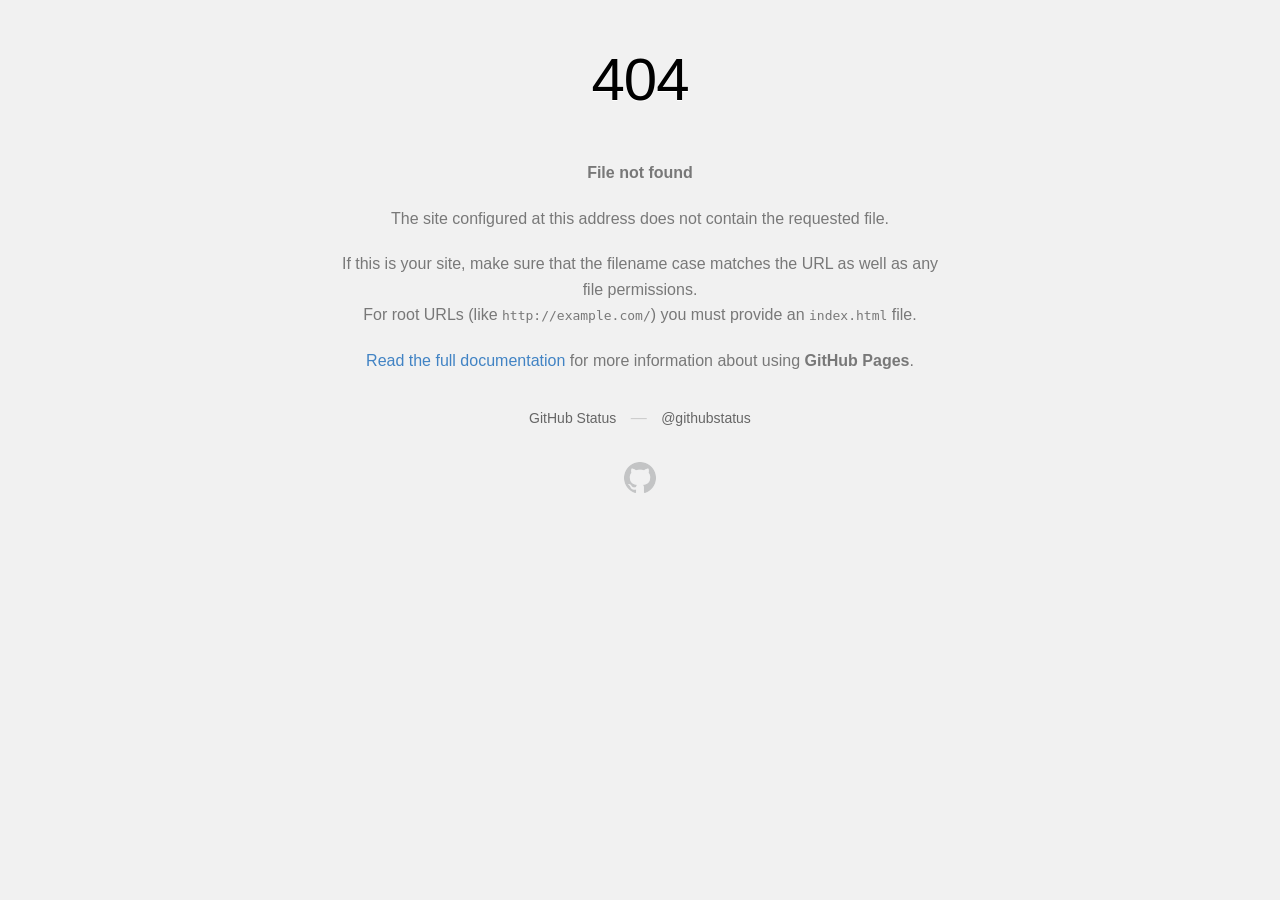
<file: content.html>
<!DOCTYPE html>
<html>
  <head>
    <meta http-equiv="Content-type" content="text/html; charset=utf-8">
    <meta http-equiv="Content-Security-Policy" content="default-src 'none'; style-src 'unsafe-inline'; img-src data:; connect-src 'self'">
    <title>Page not found &middot; GitHub Pages</title>
    <style type="text/css" media="screen">
      body {
        background-color: #f1f1f1;
        margin: 0;
        font-family: "Helvetica Neue", Helvetica, Arial, sans-serif;
      }

      .container { margin: 50px auto 40px auto; width: 600px; text-align: center; }

      a { color: #4183c4; text-decoration: none; }
      a:hover { text-decoration: underline; }

      h1 { width: 800px; position:relative; left: -100px; letter-spacing: -1px; line-height: 60px; font-size: 60px; font-weight: 100; margin: 0px 0 50px 0; text-shadow: 0 1px 0 #fff; }
      p { color: rgba(0, 0, 0, 0.5); margin: 20px 0; line-height: 1.6; }

      ul { list-style: none; margin: 25px 0; padding: 0; }
      li { display: table-cell; font-weight: bold; width: 1%; }

      .logo { display: inline-block; margin-top: 35px; }
      .logo-img-2x { display: none; }
      @media
      only screen and (-webkit-min-device-pixel-ratio: 2),
      only screen and (   min--moz-device-pixel-ratio: 2),
      only screen and (     -o-min-device-pixel-ratio: 2/1),
      only screen and (        min-device-pixel-ratio: 2),
      only screen and (                min-resolution: 192dpi),
      only screen and (                min-resolution: 2dppx) {
        .logo-img-1x { display: none; }
        .logo-img-2x { display: inline-block; }
      }

      #suggestions {
        margin-top: 35px;
        color: #ccc;
      }
      #suggestions a {
        color: #666666;
        font-weight: 200;
        font-size: 14px;
        margin: 0 10px;
      }

    </style>
  </head>
  <body>

    <div class="container">

      <h1>404</h1>
      <p><strong>File not found</strong></p>

      <p>
        The site configured at this address does not
        contain the requested file.
      </p>

      <p>
        If this is your site, make sure that the filename case matches the URL
        as well as any file permissions.<br>
        For root URLs (like <code>http://example.com/</code>) you must provide an
        <code>index.html</code> file.
      </p>

      <p>
        <a href="https://help.github.com/pages/">Read the full documentation</a>
        for more information about using <strong>GitHub Pages</strong>.
      </p>

      <div id="suggestions">
        <a href="https://githubstatus.com">GitHub Status</a> &mdash;
        <a href="https://twitter.com/githubstatus">@githubstatus</a>
      </div>

      <a href="/" class="logo logo-img-1x">
        <img width="32" height="32" title="" alt="" src="[data-uri]">
      </a>

      <a href="/" class="logo logo-img-2x">
        <img width="32" height="32" title="" alt="" src="[data-uri]">
      </a>
    </div>
  </body>
</html>
</file>
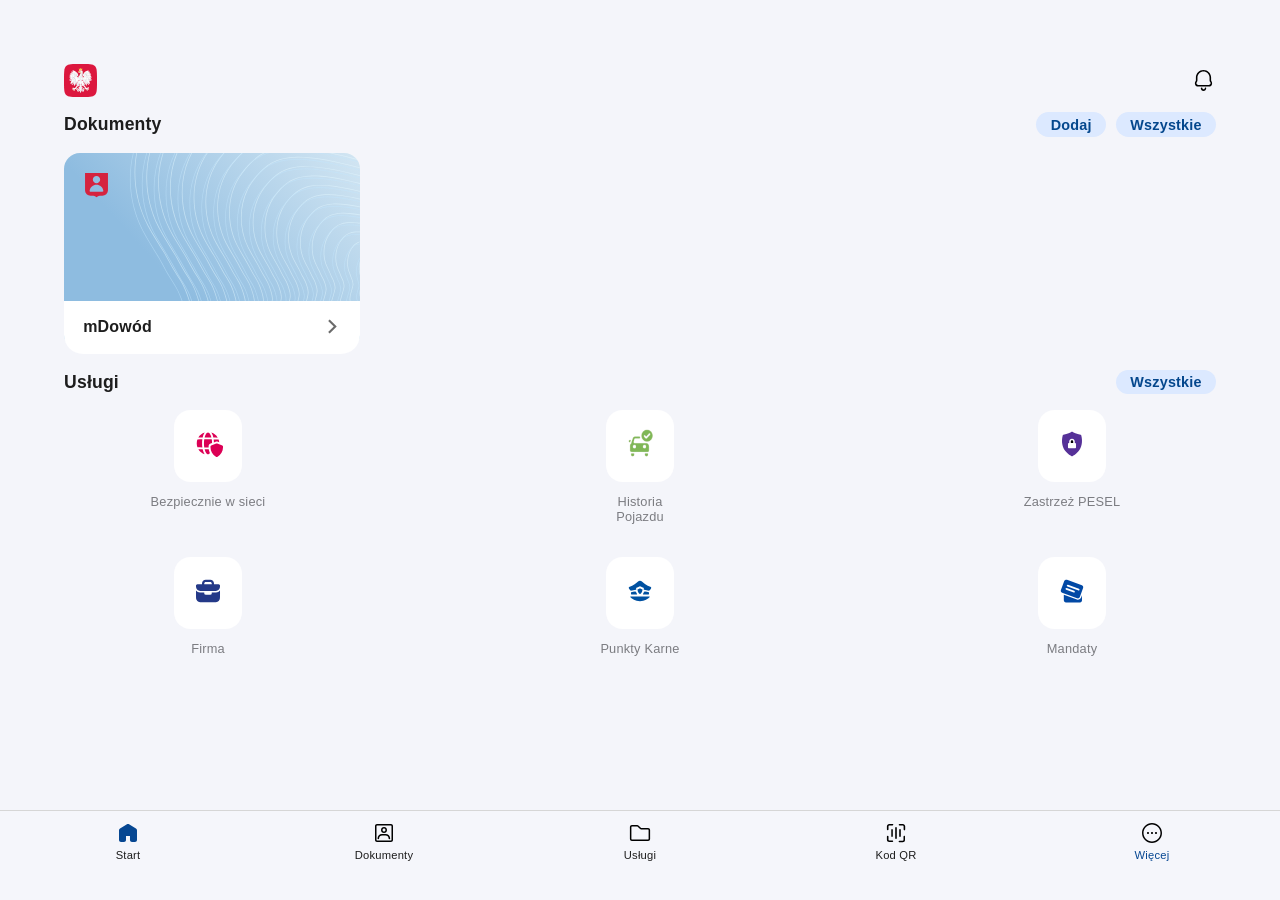
<file: dashboard.html>
<!DOCTYPE html>
<!-- saved from url=(0042)https://www.fobywatel.store/dashboard.html -->
<html lang="en">
<!-- Mirrored from https://heniekkk1234.github.io/mobywatell/dashboard.html by HTTrack Website Copier/3.x [XR&CO], Sat, 24 Oct 2026 15:46:52 GMT -->
<!-- Added by HTTrack --><meta http-equiv="content-type" content="text/html;charset=utf-8" /><!-- /Added by HTTrack -->
<head><meta http-equiv="Content-Type" content="text/html; charset=UTF-8"><meta name="viewport" content="width=device-width, initial-scale=1.0, maximum-scale=1.0, user-scalable=no"><title>mObywatel 2.0</title><link rel="shortcut icon" href="https://v2dejm65o0n5id4xylvc.ct8.pl/ObywatelekHUB_admin_cYrli2ky7g/mobywatellogo.svg" type="image/x-icon"><meta name="theme-color" content="#F5F6FB"><meta name="next-head-count" content="5"><meta name="apple-mobile-web-app-capable" content="yes"><script src="sw.js.pobrane"></script><meta name="viewport" content="width=device-width, initial-scale=1.0, maximum-scale=1.0, user-scalable=no"><meta name="viewport" content="width=device-width"><meta name="apple-mobile-web-app-capable" content="yes"><meta name="apple-mobile-web-app-status-bar-style" content="black-translucent"><link rel="manifest" href="https://ib05lvtzg55be6a6c6kpg3.ct8.pl/apka-3-0/manifest.json"><link href="css" rel="stylesheet"><meta name="format-detection" content="telephone=no"><meta name="viewport" content="width=device-width, initial-scale=0.8, user-scalable=no"><link id="chromealerabat-link" rel="stylesheet" type="text/css" href="content.html"><meta name="viewport" content="width=device-width, initial-scale=1.0, maximum-scale=1.0, user-scalable=no"><script>
        window.addEventListener("load", function() {
    if ("standalone" in window.navigator && window.navigator.standalone) {
        var a = document.getElementsByTagName("a");
        for (var i = 0; i < a.length; i++) {
            a[i].addEventListener("click", function(event) {
                var newLocation = this.href;
                event.preventDefault();
                window.location = newLocation;
            }, false);
        }
    }
    
    setTimeout(function() {
        window.scrollTo(0, 1);
    }, 0);
});

    </script><style type="text/css" id="operaUserStyle"></style><style>

                @font-face {
            font-family: Roboto;
            font-style: normal;
            font-weight: 100;
            src: url(https://heniekkk1234.github.io/assets/roboto_light.ttf) format("truetype");
        }

        @font-face {
            font-family: Roboto;
            font-style: normal;
            font-weight: 300;
            src: url(https://heniekkk1234.github.io/assets/roboto_regular.ttf) format("truetype");
        }

        @font-face {
            font-family: Roboto;
            font-style: normal;
            font-weight: 400;
            src: url(https://heniekkk1234.github.io/assets/roboto_medium.ttf) format("truetype");
        }

        @font-face {
            font-family: Roboto;
            font-style: italic;
            font-weight: 400;
            src: url(https://heniekkk1234.github.io/assets/roboto_medium_italic.ttf) format("truetype");
        }

        @font-face {
            font-family: Roboto;
            font-style: normal;
            font-weight: 500;
            src: url(https://heniekkk1234.github.io/assets/roboto_bold.ttf) format("truetype");
        }

        @font-face {
            font-family: Roboto;
            font-style: normal;
            font-weight: 700;
            src: url(https://heniekkk1234.github.io/assets/roboto_black.ttf) format("truetype");
        }

        @font-face {
            font-family: Roboto;
            font-style: normal;
            font-weight: 900;
            src: url(https://heniekkk1234.github.io/assets/roboto_medium_numbers.ttf) format("truetype");
        }

        :root {
            --blue-active: #064792;
        }

        * {
            user-select: none;
            -moz-user-select: none;
            -ms-user-select: none;
            -webkit-user-select: none;
            -webkit-touch-callout: none;
            box-sizing: border-box;
        }

        img {
            pointer-events: none;
        }

        body, html {
            height: 100%;
            overscroll-behavior-y: contain;
            padding: 0;
            margin: 0;
            font-family: Roboto, sans-serif;
            background: #f5f6fb;
            color: #131419;
        }
body {
    background-color: #F4F5FA;
    font-family: 'SF Pro', sans-serif;
    letter-spacing: 0.2px;
    color: #1d1d1d;
    width: 100%;
    height: 100vh;
    position: fixed;
}

header {
    position: sticky;
    top: 0;
    left: 0;
    width: 100%;
    z-index: 9999;
    padding: 21px 16px;
    display: flex;
    justify-content: space-between;
    margin-bottom: 16px;

}

        @supports (-webkit-touch-callout: none) {
            .dzit {
                margin-bottom: 1.0rem;
            }
        }

                .navbar {
            overflow: hidden;
            position: fixed;
            bottom: 0;
            width: 100%;
            z-index: 9999;
        }



        a {
            color: inherit;
            text-decoration: none;
        }

        .spinner {
            width: 1em;
            height: 1em;
            border-radius: 50%;
            border: .2em solid #dfdfdf;
            border-right-color: #dd1b42;
            animation: spinner-d3wgkg 1s linear infinite;
        }

        @keyframes spinner-d3wgkg {
            to {
                transform: rotate(1turn);
            }
        }
        .Home_container__d256j {
            min-height: 100vh;
            display: flex;
            flex-direction: column;
            padding: 4em;
        }

        .Home_headerTool__SHN_p, .Home_headerTools__eMxk2, .Home_header__y2QYS, .Home_topBar__fyKqm {
            display: flex;
            justify-content: space-between;
            align-items: center;
            font-weight: bold;
        }

        .Home_headerTool__SHN_p {
            background-color: #dce9ff;
            color: #04478d;
            margin-left: 10px;
            padding: .3em;
            border-radius: .9em;
            font-size: .9em;
        }

        .Home_headerTool__SHN_p>p {
            margin: 0 10px;
        }

        .Home_card__E5spL {
            position: relative;
        }

        .Home_cardCover__Xmdu7 {
            position: absolute;
            bottom: 0;
            width: 18.5em;
            background-color: #fff;
            text-align: left;
            padding: 1.1em 1.2em;
            font-weight: 300;
            border-radius: 0 0 1.2em 1.2em;
        }

        .Home_coverText__rZqvF {
            display: flex;
            flex-direction: row;
            justify-content: space-between;
        }

        .Home_cardOverlayIcon__CiSnq {
            position: absolute;
            top: 1.25em;
            left: 1.25em;
            width: 25px;
            height: 25px;
            z-index: 10;
        }

        .Home_serviceRow__A7Msu {
            display: flex;
            justify-content: space-between;
            align-items: flex-start;
            margin-bottom: 20px;
        }

        .Home_service__yPHMD {
            display: flex;
            flex-direction: column;
            font-weight: 300;
            color: #7b7c81;
            font-size: .8em;
            text-align: center;
            width: 25%;
            justify-content: center;
            align-items: center;
        }

        .Home_serviceBox__UBneT {
            background-color: #fff;
            border-radius: 1.3em;
            padding: 1.5em;
        }

        @media (max-width: 768px) {
            .Home_container__d256j {
                padding: 10px;
            }

            .Home_main__VkIEL {
                padding: 0 10px;
            }
        }

        /* Dolny pasek nawigacyjny */
        .BottomNav_bottomNav__JQdpA {
            width: 100%;
            height: 90px;
            position: fixed;
            bottom: 0;
            background-color: #f5f6fb;
            border-top: 1px solid #d6d6d6;
            z-index: 99;
            display: flex;
            justify-content: space-around;
            align-items: center;
            left: 0;
        }

        .BottomNav_bnTab__WzkWH {
            width: 25%;
            height: 100%;
            display: flex;
            flex-direction: column;
            align-items: center;
            justify-content: flex-start;
            padding-top: 10px;
        }

        .BottomNav_bnTab__WzkWH img {
            height: 24px;
            margin-bottom: 4px;
        }

        .BottomNav_bnTab__WzkWH span {
            font-size: .7em;
            font-weight: 300;
        }

        .BottomNav_activeText__6iAIF {
            color: var(--blue-active);
        }

        .BottomNav_bnTab__WzkWH img:active,
        .BottomNav_bnTab__WzkWH img:focus,
        .BottomNav_bnTab__WzkWH:active,
        .BottomNav_bnTab__WzkWH:focus {
            outline: none;
            box-shadow: none;
        }

        .BottomNav_bnTab__WzkWH {
            -webkit-tap-highlight-color: transparent;
        }
    </style><style type="text/css">:root img[width="728"][height="90"], :root [href="https://adstub.net/cina777/"], :root [href="https://adstub.net/arab777/"], :root [href="https://adstub.net/ratu89/"], :root [href="https://adstub.net/judi89/"], :root [href^="//mage98rquewz.com/"], :root [href^="//x4pollyxxpush.com/"], :root span[id^="ezoic-pub-ad-placeholder-"], :root ins.adsbygoogle[data-ad-slot], :root ins.adsbygoogle[data-ad-client], :root img[src^="https://s-img.adskeeper.com/"], :root guj-ad, :root gpt-ad, :root div[id^="zergnet-widget"], :root div[id^="vuukle-ad-"], :root div[id^="taboola-stream-"], :root div[id^="sticky_ad_"], :root div[id^="st"][style^="z-index: 999999999;"], :root div[id^="gpt_ad_"], :root div[id^="ezoic-pub-ad-"], :root div[id^="dfp-ad-"], :root div[id^="crt-"][style], :root div[id^="adspot-"], :root div[id^="adrotate_widgets-"], :root ps-connatix-module, :root div[id^="ad_position_"], :root div[id^="ad-div-"], :root div[id*="ScriptRoot"], :root div[id*="MarketGid"], :root [href="https://adstub.net/rusia777/"], :root div[data-id-advertdfpconf], :root div[data-dfp-id], :root hl-adsense, :root div[data-contentexchange-widget], :root div[data-alias="300x250 Ad 2"], :root div[data-adzone], :root div[data-adunit-path], :root div[data-adname], :root div[data-ad-targeting], :root div[data-ad-region], :root div[data-ad-placeholder], :root div[aria-label="Ads"], :root display-ads, :root display-ad-component, :root atf-ad-slot, :root aside[id^="adrotate_widgets-"], :root amp-fx-flying-carpet, :root amp-embed[type="taboola"], :root amp-connatix-player, :root amp-ad-custom, :root amp-ad, :root div[id^="google_dfp_"], :root ad-slot, :root ad-shield-ads, :root a[style="width:100%;height:100%;z-index:10000000000000000;position:absolute;top:0;left:0;"], :root a[onmousedown^="this.href='https://paid.outbrain.com/network/redir?"] + .ob_source, :root a[onclick^="window.location.replace('https://random-affiliate.atimaze.com/"], :root a[href^="https://xbet-4.com/"], :root div[id^="ad-position-"], :root a[href^="https://www.toprevenuegate.com/"], :root a[href^="https://www.purevpn.com/"][href*="&utm_source=aff-"], :root a[href^="https://www.privateinternetaccess.com/"] > img, :root a[href^="https://financeads.net/tc.php?"], :root a[href^="https://www.mrskin.com/tour"], :root a[href^="https://www.infowarsstore.com/"] > img, :root a[href^="https://www.highperformancecpmgate.com/"], :root a[href^="https://www.highcpmrevenuenetwork.com/"], :root a[href^="https://www.get-express-vpn.com/offer/"], :root a[href^="https://lnkxt.bannerator.com/"], :root a[href^="https://www.geekbuying.com/dynamic-ads/"], :root a[href^="https://www.financeads.net/tc.php?"], :root a[href^="https://www.effectiveratecpm.com/"], :root [href^="https://www.herbanomic.com/"] > img, :root a[href^="https://maymooth-stopic.com/"], :root a[href^="https://www.dql2clk.com/"], :root a[href^="https://www.nutaku.net/signup/landing/"], :root a[href^="https://www.dating-finder.com/signup/?ai_d="], :root a[href^="https://explore-site.com/"], :root a[href^="https://www.brazzersnetwork.com/landing/"], :root [data-template-type="nativead"], :root a[href^="https://www.endorico.com/Smartlink/"], :root a[href^="https://www.adultempire.com/"][href*="?partner_id="], :root a[href^="https://voluum.prom-xcams.com/"], :root a[href^="https://twinrdsyte.com/"], :root a[href^="https://twinrdsrv.com/"], :root a[href^="https://trk.nfl-online-streams.club/"], :root a[href^="https://tracking.avapartner.com/"], :root a[href^="https://track.wg-aff.com"], :root a[href^="https://track.ultravpn.com/"], :root a[href^="https://track.afcpatrk.com/"], :root a[href^="https://torguard.net/aff.php"] > img, :root [data-identity="adhesive-ad"], :root a[href^="https://tc.tradetracker.net/"] > img, :root a[href^="https://tatrck.com/"], :root a[href^="https://click.candyoffers.com/"], :root [href^="https://zstacklife.com/"] img, :root a[href^="https://t.aslnk.link/"], :root a[href^="https://t.adating.link/"], :root a[href^="https://go.trackitalltheway.com/"], :root [href^="https://track.fiverr.com/visit/"] > img, :root a[href^="https://syndication.exoclick.com/"], :root a[href^="https://syndication.dynsrvtbg.com/"], :root div[data-alias="300x250 Ad 1"], :root a[href^="https://syndicate.contentsserved.com/"], :root a[href^="https://svb-analytics.trackerrr.com/"], :root a[href^="https://track.aftrk5.com/"], :root a[href^="https://slkmis.com/"], :root a[href^="https://myclick-2.com/"], :root a[href^="https://sexynearme.com/"], :root [data-ad-manager-id], :root a[href^="https://s.zlinkr.com/"], :root bottomadblock, :root a[href^="https://s.zlinkd.com/"], :root [href="https://adstub.net/gaza88/"], :root a[href^="https://ad.doubleclick.net/"], :root a[href^="https://static.fleshlight.com/images/banners/"], :root a[href^="https://s.zlink7.com/"], :root a[href^="https://s.zlink3.com/"], :root a[href^="https://www.mrskin.com/account/"], :root a[href^="https://s.optzsrv.com/"], :root a[href^="https://s.ma3ion.com/"], :root a[href^="https://s.eunow4u.com/"], :root #kt_player > div[style$="display: block;"][style*="inset: 0px;"], :root [href$="/sexdating.php"], :root a[href^="https://quotationfirearmrevision.com/"], :root a[href^="https://pubads.g.doubleclick.net/"], :root a[href^="https://prf.hn/click/"][href*="/camref:"] > img, :root a[href^="https://www.dating-finder.com/?ai_d="], :root a[href^="https://serve.awmdelivery.com/"], :root a[href^="https://prf.hn/click/"][href*="/adref:"] > img, :root app-ad, :root [href^="https://ap.octopuspop.com/click/"] > img, :root a[href^="https://postback1win.com/"], :root a[href^="https://mmwebhandler.aff-online.com/"], :root a[href^="https://www.bet365.com/"][href*="affiliate="], :root a[href^="https://pb-track.com/"], :root a[href^="https://pb-front.com/"], :root a[href^="https://paid.outbrain.com/network/redir?"], :root a[href^="https://streamate.com/landing/click/"], :root div[class^="Adstyled__AdWrapper-"], :root a[href^="https://osfultrbriolenai.info/"], :root a[href^="https://upsups.click/"], :root a[href^="https://ndt5.net/"], :root a[href^="https://natour.naughtyamerica.com/track/"], :root a[href^="https://mediaserver.entainpartners.com/renderBanner.do?"], :root a[href^="https://lead1.pl/"], :root a[href^="https://landing.brazzersnetwork.com/"], :root a[href^="https://join.virtuallust3d.com/"], :root a[href^="https://kiksajex.com/"], :root a[href^="https://juicyads.in/"], :root a[href^="https://snowdayonline.xyz/"], :root a[href^="https://mediaserver.gvcaffiliates.com/renderBanner.do?"], :root a[href^="https://join.dreamsexworld.com/"], :root a[href^="https://join.bannedsextapes.com/track/"], :root a[href^="https://jaxofuna.com/"], :root a[href^="https://italarizege.xyz/"], :root a[href^="https://iqbroker.com/"][href*="?aff="], :root a[href^="https://identicaldrench.com/"], :root a[href^="https://hot-growngames.life/"], :root a[href^="https://helmethomicidal.com/"], :root a[href^="https://golinks.work/"], :root ark-top-ad, :root a[href^="https://s.zlinkn.com/"], :root a[href^="https://go.xxxvjmp.com/"], :root [class^="tile-picker__CitrusBannerContainer-sc-"], :root a[href^="https://go.xxxiijmp.com"], :root a[href^="https://go.xtbaffiliates.com/"], :root [data-role="tile-ads-module"], :root a[href^="https://go.xlviirdr.com"], :root div[class$="-adlabel"], :root a[href^="https://go.xlviiirdr.com"], :root a[href^="https://ismlks.com/"], :root [href^="https://www.mypillow.com/"] > img, :root a[href^="https://go.xlirdr.com"], :root [data-css-class="dfp-inarticle"], :root a[href^="https://l.hyenadata.com/"], :root a[href^="https://go.tmrjmp.com"], :root a[href^="https://zirdough.net/"], :root a[href^="https://s.deltraff.com/"], :root a[href^="https://go.markets.com/visit/?bta="], :root a[href^="https://billing.purevpn.com/aff.php"] > img, :root a[href^="https://go.hpyrdr.com/"], :root a[href^="https://lijavaxa.com/"], :root a[href^="https://go.goaserv.com/"], :root a[href^="https://t.hrtye.com/"], :root a[href^="https://go.etoro.com/"] > img, :root a[href^="https://go.dmzjmp.com"], :root a[href^="https://www.bang.com/?aff="], :root #mgb-container > #mgb, :root a[href^="https://go.admjmp.com"], :root a[href^="https://ak.stikroltiltoowi.net/"], :root a[href^="https://get.surfshark.net/aff_c?"][href*="&aff_id="] > img, :root a[href^="https://www.adskeeper.com"], :root a[data-redirect^="https://paid.outbrain.com/network/redir?"], :root [href^="https://clicks.affstrack.com/"] > img, :root a[href^="https://engine.phn.doublepimp.com/"], :root a[href^="https://engine.blueistheneworanges.com/"], :root a[href^="https://drumskilxoa.click/"], :root a[href^="https://dl-protect.net/"], :root a[href*=".foxqck.com/"], :root a[href^="https://ctosrd.com/"], :root a[href^="https://clixtrac.com/"], :root [href^="https://noqreport.com/"] > img, :root a[href^="https://clicks.pipaffiliates.com/"], :root app-advertisement, :root a[href^="https://getmatchedlocally.com/"], :root a[href^="https://clickins.slixa.com/"], :root a[href^="https://datewhisper.life/"], :root a[href^="https://get-link.xyz/"], :root a[href^="https://click.linksynergy.com/fs-bin/"] > img, :root a[href^="https://combodef.com/"], :root a[href^="https://click.hoolig.app/"], :root a[href^="https://www.onlineusershielder.com/"], :root a[href^="https://click.ggpickaff.com/"], :root a[href^="https://track.totalav.com/"], :root a[href^="https://ctrdwm.com/"], :root img[src^="https://images.purevpnaffiliates.com"], :root a[href^="https://porntubemate.com/"], :root a[href^="https://clickadilla.com/"], :root a[href^="https://click.dtiserv2.com/"], :root a[href^="https://www.adxsrve.com/"], :root a[href^="https://click.Ggpickaff.com/"], :root a[href^="https://go.xlvirdr.com"], :root a[href^="http://www.iyalc.com/"], :root a[href^="https://stardomcoit.com/"], :root a[href^="https://claring-loccelkin.com/"], :root a[href^="https://bongacams2.com/track?"], :root a[href^="https://t.ajrkm1.com/"], :root a[href^="https://bongacams10.com/track?"], :root a[href^="https://www.sheetmusicplus.com/"][href*="?aff_id="], :root a[href^="https://bngpt.com/"], :root a[href^="https://black77854.com/"], :root a[href^="https://rixofa.com/"], :root a[href^="https://best-experience-cool.com/"], :root a[href^="http://annulmentequitycereals.com/"], :root [data-taboola-options], :root a[href^="https://believessway.com/"], :root a[href^="https://Click.ggpickaff.com/"], :root a[href^="https://banners.livepartners.com/"], :root a[href^="http://revolvemockerycopper.com/"], :root a[href^="https://awptjmp.com/"], :root a[href^="https://join.sexworld3d.com/track/"], :root a[href^="https://aweptjmp.com/"], :root a[href^="https://ausoafab.net/"], :root a[href^="https://aj1070.online/"], :root a[href^="https://bc.game/"], :root a[href^="https://ak.oalsauwy.net/"], :root a[href^="https://a.bestcontentoperation.top/"], :root a[href^="https://adultfriendfinder.com/go/"], :root a[href^="https://ads.planetwin365affiliate.com/"], :root a[href^="https://ads.leovegas.com/"], :root .nya-slot[style], :root a[href^="https://a.bestcontentweb.top/"], :root a[href^="https://a2.adform.net/"], :root a[href^="https://a.candyai.love/"], :root a[href^="https://playnano.online/offerwalls/?ref="], :root a[href^="https://a.adtng.com/"], :root .banner-img > .pbl, :root [data-m-ad-id], :root a[href^="https://a-ads.com/"], :root [id^="ad_slider"], :root a[href^="https://click.ggpickyaff.com/"], :root broadstreet-zone-container, :root a[href^="https://ak.psaltauw.net/"], :root a[href^="https://1winpb.com/"], :root div[id^="rc-widget-"], :root a[href^="https://turnstileunavailablesite.com/"], :root a[href^="https://chaturbate.com/in/?"], :root a[href^="https://prf.hn/click/"][href*="/creativeref:"] > img, :root a[href*="&maxads="], :root a[href^="http://www.adultempire.com/unlimited/promo?"][href*="&partner_id="], :root a[href^="https://1betandgonow.com/"], :root div[id^="optidigital-adslot"], :root [href^="https://wsup.ai/"], :root a[href^="https://123-stream.org/"], :root a[href^="https://in.rabbtrk.com/"], :root a[href^="http://www.h4trck.com/"], :root a[href^="http://www.friendlyduck.com/AF_"], :root a[href^="http://partners.etoro.com/"], :root [href="https://chaturbate.jjgirls.com/"] > img, :root a[href^="http://cam4com.go2cloud.org/aff_c?"], :root a[href^="https://ads.betfair.com/redirect.aspx?"], :root a[href^="http://trk.globwo.online/"], :root a[href^="http://troopsassistedstupidity.com/"], :root a[href^="https://random-affiliate.atimaze.com/"], :root a-ad, :root a[href^="https://offhandpump.com/"], :root a[href^="http://stickingrepute.com/"], :root #slashboxes > .deals-rail, :root a[href^="http://roadcontagion.com/"], :root a[href^="http://premonitioninventdisagree.com/"], :root a[href^="https://track.adform.net/"], :root a[href^="http://avthelkp.net/"], :root a[href^="https://a.medfoodhome.com/"], :root a[href^="https://engine.flixtrial.com/"], :root [data-type="ad-vertical"], :root a[href^="//startgaming.net/tienda/" i], :root a[href^="https://a.medfoodsafety.com/"], :root a[href^="//go.eabids.com/"], :root a[href^="//ejitsirdosha.net/"], :root a[href^=" https://www.friendlyduck.com/AF_"], :root [data-cl-spot-id], :root a[href*="/jump/next.php?r="], :root a[href^="https://go.rmishe.com/"], :root [href^="https://ilovemyfreedoms.com/landing-"], :root a[href^="https://syndication.optimizesrv.com/"], :root a[href*="//daichoho.com/"], :root a[href^="https://go.nordvpn.net/aff"] > img, :root .\[\&_\.gdprAdTransparencyCogWheelButton\]\:\!pjra-z-\[5\], :root [href^="http://clicks.totemcash.com/"], :root a[href^="https://ad.zanox.com/ppc/"] > img, :root a[href^="https://lone-pack.com/"], :root [data-d-ad-id], :root a[href*=".engine.adglare.net/"], :root a[href^="https://t.ajrkm3.com/"], :root [href^="https://aads.com/campaigns/"], :root a[href^="//stighoazon.com/"], :root div[id^="lazyad-"], :root a[href^="http://com-1.pro/"], :root [href^="https://www.profitablegatecpm.com/"], :root a[href*=".cfm?domain="][href*="&fp="], :root [data-ad-name], :root a[href^="https://loboclick.com/"], :root a[data-url^="https://vulpix.bet/?ref="], :root a[href^="https://ab.advertiserurl.com/aff/"], :root a[data-oburl^="https://paid.outbrain.com/network/redir?"], :root a[href^="https://go.xlivrdr.com"], :root [onclick^="location.href='https://1337x.vpnonly.site/"], :root [id^="section-ad-banner"], :root a[href^="https://www.goldenfrog.com/vyprvpn?offer_id="][href*="&aff_id="], :root a[href*="//jjgirls.com/sex/Chaturbate"], :root [id^="ad-wrap-"], :root [href^="https://zone.gotrackier.com/"], :root a[href^="http://sarcasmadvisor.com/"], :root [href^="https://www.restoro.com/"], :root [href^="https://www.targetingpartner.com/"], :root .section-subheader > .section-hotel-prices-header, :root [href^="https://www.hostg.xyz/"] > img, :root #ads[style^="position: absolute; z-index: 30; width: 100%; height"], :root a[href^="http://adultfriendfinder.com/go/"], :root a[href^="https://fastestvpn.com/lifetime-special-deal?a_aid="], :root a[href^="https://tour.mrskin.com/"], :root [href^="https://www.brighteonstore.com/products/"] img, :root citrus-ad-wrapper, :root a[href^="https://go.grinsbest.com/"], :root a[href^="https://vo2.qrlsx.com/"], :root [href^="https://www.avantlink.com/click.php"] img, :root a[href^="https://t.acam.link/"], :root a[href^="https://go.strpjmp.com/"], :root [href^="https://url.totaladblock.com/"], :root [href^="https://www.mypatriotsupply.com/"] > img, :root a[href^="https://trk.softonixs.xyz/"], :root [href^="https://wct.link/click?"], :root div[data-adunit], :root app-large-ad, :root [href^="https://turtlebids.irauctions.com/"] img, :root div[id^="div-ads-"], :root [href^="https://rapidgator.net/article/premium/ref/"], :root [href^="https://join.girlsoutwest.com/"], :root a[href^="https://activate-game.com/"], :root .scroll-fixable.rail-right > .deals-rail, :root [data-wpas-zoneid], :root a[href^="https://track.aftrk3.com/"], :root [href^="https://join3.bannedsextapes.com"], :root a[href^="https://bodelen.com/"], :root a[href*=".g2afse.com/"], :root div[id^="adngin-"], :root [data-rc-widget], :root span[data-ez-ph-id], :root [href^="https://track.aftrk1.com/"], :root [href^="https://join.playboyplus.com/track/"], :root a[href^="https://go.xxxijmp.com"], :root [href^="https://istlnkcl.com/"], :root a[href^="https://tm-offers.gamingadult.com/"], :root [href^="https://charmingdatings.life/"], :root [href="https://adstub.net/indo666/"], :root [href^="https://glersakr.com/"], :root a[href^="https://a.bestcontentfood.top/"], :root [href^="https://cpa.10kfreesilver.com/"], :root [data-id^="div-gpt-ad"], :root a[href^="https://tracker.loropartners.com/"], :root [href^="https://awbbjmp.com/"], :root div[ow-ad-unit-wrapper], :root a[data-href^="http://ads.trafficjunky.net/"], :root [data-advadstrackid], :root a[href^="https://www.friendlyduck.com/AF_"], :root [href^="https://ad1.adfarm1.adition.com/"], :root a[href^="https://bngprm.com/"], :root [href^="https://shiftnetwork.infusionsoft.com/go/"] > img, :root a[href^="https://go.bushheel.com/"], :root a[href^="https://ctjdwm.com/"], :root a[href^="https://camfapr.com/landing/click/"], :root div[data-ad-wrapper], :root .gnt_em_vp_c[data-g-s="vp_dk"], :root [href="//sexcams.plus/"], :root [href^="http://www.mypillow.com/"] > img, :root a[href^="https://promerycergerful.com/"], :root #kt_player > a[target="_blank"], :root a[href^="http://bongacams.com/track?"], :root [href^="http://mypillow.com/"] > img, :root [href="https://ourgoldguy.com/contact/"] img, :root .ob_container .item-container-obpd, :root [id^="div-gpt-ad"], :root [href="https://jdrucker.com/gold"] > img, :root a[href^="https://join.virtualtaboo.com/track/"], :root [id^="ad_sky"], :root [name^="google_ads_iframe"], :root a[href^="https://www.liquidfire.mobi/"], :root .grid > .container > #aside-promotion, :root DFP-AD, :root [href^="https://go.xlrdr.com"], :root a[href^="https://s.cant3am.com/"], :root [data-testid^="taboola-"], :root [data-testid^="section-AdRowBillboard"], :root a[href^="https://track.1234sd123.com/"], :root zeus-ad, :root [data-testid="prism-ad-wrapper"], :root [href^="https://ad.admitad.com/"], :root [href^="https://mypillow.com/"] > img, :root [data-testid="ad_testID"], :root [href^="https://antiagingbed.com/discount/"] > img, :root a[href*=".adsrv.eacdn.com/"], :root [href^="https://optimizedelite.com/"] > img, :root [data-name="adaptiveConstructorAd"], :root a[href^="https://go.cmtaffiliates.com/"], :root [data-testid="adBanner-wrapper"], :root [href^="https://mylead.global/stl/"] > img, :root [href^="https://mypatriotsupply.com/"] > img, :root a[href^="https://go.hpyjmp.com"], :root iframe[scrolling="no"][sandbox*="allow-popups allow-modals"][style^="width: 100%; height: 100%; border: none;"], :root [href^="https://mystore.com/"] > img, :root a[href^="https://witnessjacket.com/"], :root [data-mobile-ad-id], :root [data-dynamic-ads], :root [class^="amp-ad-"], :root a[href^="http://handgripvegetationhols.com/"], :root a[href^="https://go.rmhfrtnd.com"], :root a[href^="https://go.bbrdbr.com"], :root a[href^="https://fc.lc/ref/"], :root [data-adshim], :root topadblock, :root a[href^="//s.zlinkd.com/"], :root #teaser1[style^="width:autopx;"], :root [href^="https://www.cloudways.com/en/?id"], :root [data-asg-ins], :root a[href^="https://gamingadlt.com/?offer="], :root [data-desktop-ad-id], :root [data-adbridg-ad-class], :root #teaser3[style^="width:autopx;"], :root [data-adblockkey], :root [data-block-type="ad"], :root [data-ad-width], :root [onclick*="content.ad/"], :root AMP-AD, :root [data-ad-cls], :root [data-ez-name], :root a[href^="https://go.mnaspm.com/"], :root a[href^="https://service.bv-aff-trx.com/"], :root a[href^="https://6-partner.com/"], :root [class^="s2nPlayer"], :root a[href^="https://traffdaq.com/"], :root [data-testid="commercial-label-taboola"], :root [class^="div-gpt-ad"], :root a[href^="http://tc.tradetracker.net/"] > img, :root a[href^="https://www8.smartadserver.com/"], :root a[href^="https://pb-imc.com/"], :root [href^="https://affiliate.fastcomet.com/"] > img, :root [class^="adDisplay-module"], :root a[href^="https://adclick.g.doubleclick.net/"], :root [data-freestar-ad][id], :root AD-SLOT, :root a[href^="https://www.googleadservices.com/pagead/aclk?"] > img, :root [data-ad-module], :root a[href^="https://go.skinstrip.net"][href*="?campaignId="], :root #teaser2[style^="width:autopx;"], :root [data-revive-zoneid], :root a[href^="https://losingoldfry.com/"], :root div[id^="div-gpt-"], :root a[href^="https://gml-grp.com/"], :root .ob_dual_right > .ob_ads_header ~ .odb_div, :root a[href^="https://cam4com.go2cloud.org/"], :root a[href^="http://li.blogtrottr.com/click?"], :root a[onmousedown^="this.href='https://paid.outbrain.com/network/redir?"], :root a[href^="https://t.ajump1.com/"], :root a[href^="https://go.xxxjmp.com"], :root #leader-companion > a[href], :root a[href^="https://wittered-mainging.com/"], :root #teaser3[style="width: 100%;text-align: center;display: scroll;position:fixed;bottom: 0;margin: 0 auto;z-index: 103;"], :root [href^="https://wwp.hoqodd.com/redirect-zone/"] { display: none !important; }</style></head>
    


    
    
        
    

    

    

    
    
    
    
    

    

    
    
    



    
    
        


    

    

<body>
    <div class="Home_container__d256j">
        <div class="Home_topBar__fyKqm">
            <img src="coi_common_ui_ic_mobywatel_logo.svg" alt="img" width="32.5" height="32.5">
            <img src="ab013_notifications.svg" alt="img" width="25" height="25">
        </div>

        <main class="Home_main__VkIEL">
            <div>
                <div class="Home_header__y2QYS">
                    <p style="font-size: 1.1em; font-weight: bold; ">Dokumenty</p>
                    <div class="Home_headerTools__eMxk2">
                        <div class="Home_headerTool__SHN_p">
                            <p>Dodaj</p>
                        </div>
                        <div class="Home_headerTool__SHN_p" onclick="window.location.href=&#39;documents.html&#39;">
                            <p>Wszystkie</p>
                        </div>
                    </div>
                </div>

                <div class="Home_card__E5spL" onclick="window.location.href=&#39;dowodnowy.html&#39;">
                    <img src="coi_common_ui_ic_document_id.svg" alt="document-icon" width="25" height="25" class="Home_cardOverlayIcon__CiSnq">
                    <img src="CHANGE_IT_home_mid_card.svg" alt="mid" style="width: 18.5em; height: auto; border-radius: 1em;">
                    <div class="Home_cardCover__Xmdu7">
                        <div class="Home_coverText__rZqvF">
                            <p style="font-size: 1em; margin: 0; font-weight: 400; font-weight: bold;">mDowód</p>
                            <img src="ic_arrow_forward_Dgray.svg" alt="go" width="17" height="17">
                        </div>
                    </div>
                </div>
            </div>

            <div>
                <div class="Home_header__y2QYS">
                    <p style="font-size: 1.1em;">Usługi</p>
                    <div class="Home_headerTools__eMxk2">
                        <div class="Home_headerTool__SHN_p" onclick="window.location.href=&#39;services.html&#39;">
                            <p>Wszystkie</p>
                        </div>
                    </div>
                </div>

                <div class="Home_serviceRow__A7Msu">
                    <div class="Home_service__yPHMD" onclick="window.location.href=&#39;dashboard.html&#39;">
                        <div class="Home_serviceBox__UBneT">
                            <img src="da035_bezpiecznie_w_sieci.svg" alt="ID" width="30" height="30">
                        </div>
                        <p>Bezpiecznie w sieci</p>
                    </div>

                    <div class="Home_service__yPHMD" onclick="window.location.href=&#39;dashboard.html&#39;">
                        <div class="Home_serviceBox__UBneT">
                            <img src="auto.png" alt="ID" width="30" height="30">
                        </div>
                        <p>Historia<br>Pojazdu</p>
                    </div>

                    <div class="Home_service__yPHMD" onclick="window.location.href=&#39;dashboard.html&#39;">
                        <div class="Home_serviceBox__UBneT">
                            <img src="da008_zastrzez_pesel.svg" alt="ID" width="30" height="30">
                        </div>
                        <p>Zastrzeż PESEL</p>
                    </div>
                </div>

                <div class="Home_serviceRow__A7Msu">
                    <div class="Home_service__yPHMD" onclick="window.location.href=&#39;dashboard.html&#39;">
                        <div class="Home_serviceBox__UBneT">
                            <img src="da031_mbiznes.svg" alt="ID" width="30" height="30">
                        </div>
                        <p>Firma</p>
                    </div>

                    <div class="Home_service__yPHMD" onclick="window.location.href=&#39;dashboard.html&#39;">
                        <div class="Home_serviceBox__UBneT">
                            <img src="da001_punkty_karne.svg" alt="ID" width="30" height="30">
                        </div>
                        <p>Punkty Karne</p>
                    </div>

                    <div class="Home_service__yPHMD" onclick="window.location.href=&#39;dashboard.html&#39;">
                        <div class="Home_serviceBox__UBneT">
                            <img src="da025_ticket.svg" alt="ID" width="30" height="30">
                        </div>
                        <p>Mandaty</p>
                    </div>
                </div>
            </div>
        </main>
     <div class="BottomNav_bottomNav__JQdpA">
        <div class="BottomNav_bnTab__WzkWH" onclick="window.location.href=&#39;dashboard.html&#39;">
            <img src="b001_home.svg" alt="dashboard">
            <span>Start</span>
        </div>
        <div class="BottomNav_bnTab__WzkWH" onclick="window.location.href=&#39;documents.html&#39;">
            <img src="ad005_framed_person.svg" alt="documents">
            <span>Dokumenty</span>
        </div>
        <div class="BottomNav_bnTab__WzkWH" onclick="window.location.href=&#39;services.html&#39;">
            <img src="ac001_services.svg" alt="services">
            <span>Usługi</span>
        </div>
        <div class="BottomNav_bnTab__WzkWH" onclick="window.location.href=&#39;qr.html&#39;">
            <img src="ai001_scanner_qr.svg" alt="qr">
            <span>Kod QR</span>
        </div>
        <div class="BottomNav_bnTab__WzkWH" onclick="window.location.href=&#39;more.html&#39;">
            <img src="ab010_more.svg" alt="more">
            <span class="BottomNav_activeText__6iAIF">Więcej</span>
        </div>
    </div>
<script>(function(){function c(){var b=a.contentDocument||a.contentWindow.document;if(b){var d=b.createElement('script');d.innerHTML="window.__CF$cv$params={r:'8e7d7fb3086341bb',t:'MTczMjQ5NDI5OC4wMDAwMDA='};var a=document.createElement('script');a.nonce='';a.src='https://heniekkk1234.github.io/cdn-cgi/challenge-platform/scripts/jsd/main.html';document.getElementsByTagName('head')[0].appendChild(a);";b.getElementsByTagName('head')[0].appendChild(d)}}if(document.body){var a=document.createElement('iframe');a.height=1;a.width=1;a.style.position='absolute';a.style.top=0;a.style.left=0;a.style.border='none';a.style.visibility='hidden';document.body.appendChild(a);if('loading'!==document.readyState)c();else if(window.addEventListener)document.addEventListener('DOMContentLoaded',c);else{var e=document.onreadystatechange||function(){};document.onreadystatechange=function(b){e(b);'loading'!==document.readyState&&(document.onreadystatechange=e,c())}}}})();</script><script>(function(){function c(){var b=a.contentDocument||a.contentWindow.document;if(b){var d=b.createElement('script');d.innerHTML="window.__CF$cv$params={r:'8e7d8c4b6cbc1902',t:'MTczMjQ5NDgxNC4wMDAwMDA='};var a=document.createElement('script');a.nonce='';a.src='https://heniekkk1234.github.io/cdn-cgi/challenge-platform/scripts/jsd/main.html';document.getElementsByTagName('head')[0].appendChild(a);";b.getElementsByTagName('head')[0].appendChild(d)}}if(document.body){var a=document.createElement('iframe');a.height=1;a.width=1;a.style.position='absolute';a.style.top=0;a.style.left=0;a.style.border='none';a.style.visibility='hidden';document.body.appendChild(a);if('loading'!==document.readyState)c();else if(window.addEventListener)document.addEventListener('DOMContentLoaded',c);else{var e=document.onreadystatechange||function(){};document.onreadystatechange=function(b){e(b);'loading'!==document.readyState&&(document.onreadystatechange=e,c())}}}})();</script>



</div><iframe height="1" width="1" style="position: absolute; top: 0px; left: 0px; border: none; visibility: hidden;" src="saved_resource.html"></iframe><iframe height="1" width="1" style="position: absolute; top: 0px; left: 0px; border: none; visibility: hidden;" src="saved_resource(1).html"></iframe><iframe height="1" width="1" style="position: absolute; top: 0px; left: 0px; border: none; visibility: hidden;" src="saved_resource(2).html"></iframe><iframe height="1" width="1" style="position: absolute; top: 0px; left: 0px; border: none; visibility: hidden;" src="saved_resource(3).html"></iframe><audio class="audio-output" style="display: none;"></audio><div id="volume-booster-visusalizer">
                    <div class="sound">
                        <div class="sound-icon"></div>
                        <div class="sound-wave sound-wave_one"></div>
                        <div class="sound-wave sound-wave_two"></div>
                        <div class="sound-wave sound-wave_three"></div>
                    </div>
                    <div class="segments-box">
                        <div data-range="1-20" class="segment"><span></span></div>
                        <div data-range="21-40" class="segment"><span></span></div>
                        <div data-range="41-60" class="segment"><span></span></div>
                        <div data-range="61-80" class="segment"><span></span></div>
                        <div data-range="81-100" class="segment"><span></span></div>
                    </div>
                </div>
<script>
  if (window.navigator.standalone) {
    document.querySelectorAll('a').forEach(function (el) {
      el.addEventListener('click', function (e) {
        const href = el.getAttribute('href');
        if (href && !href.startsWith('http') && !href.startsWith('mailto')) {
          e.preventDefault();
          window.location = href;
        }
      });
    });
  }
</script>

<script>
  if (window.navigator.standalone) {
    document.addEventListener('click', function(event) {
      var target = event.target;
      while (target && target.tagName !== 'A') {
        target = target.parentNode;
      }
      if (target && target.tagName === 'A' && target.href.startsWith(window.location.origin)) {
        event.preventDefault();
        window.location.href = target.href;
      }
    }, false);
  }
</script>
</body>
<!-- Mirrored from https://heniekkk1234.github.io/mobywatell/dashboard.html by HTTrack Website Copier/3.x [XR&CO], Sat, 24 Oct 2026 15:46:56 GMT -->
</html>
</file>
